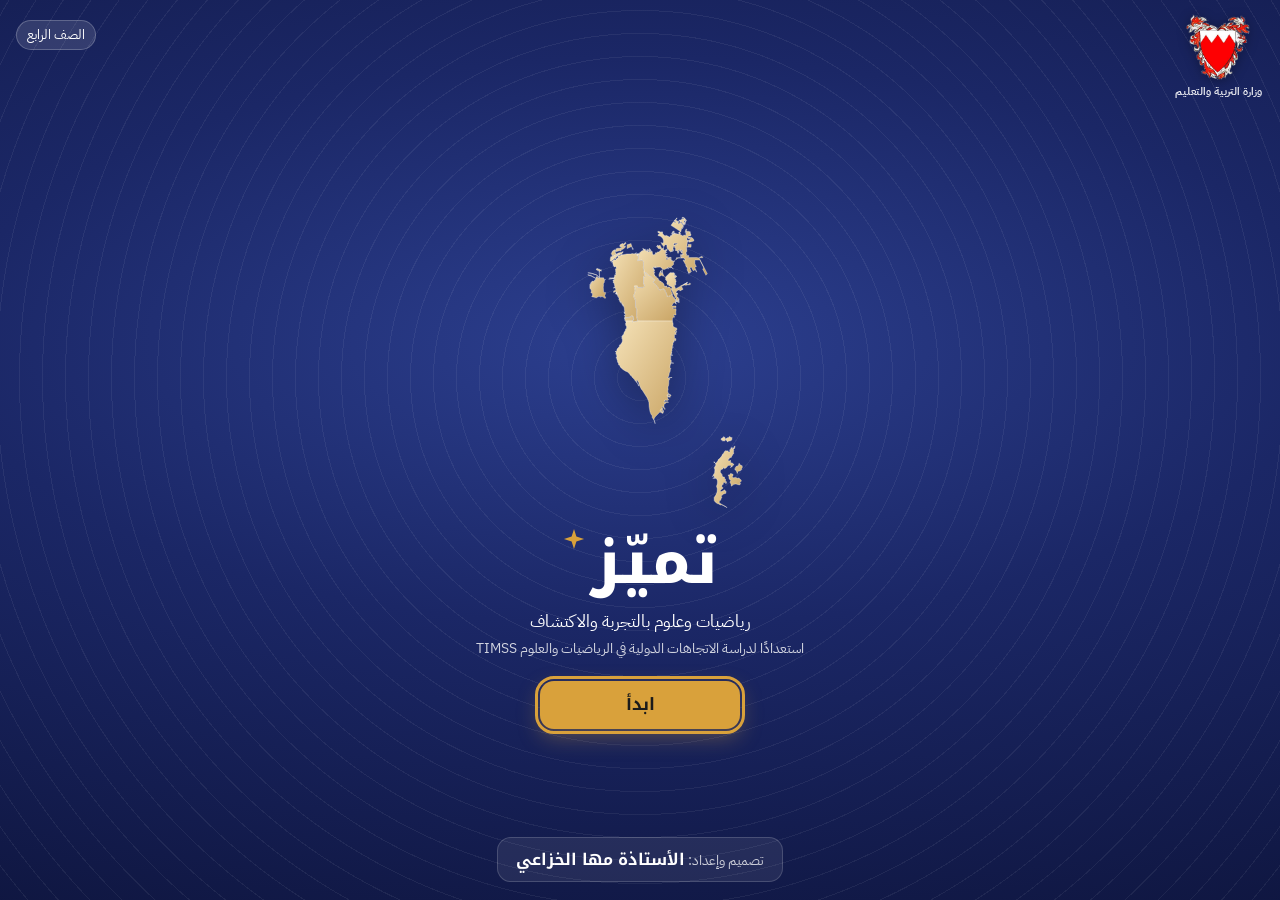
<file: timss/index.html>
<!doctype html>
<html lang="ar" dir="rtl">
<head>
  <meta charset="utf-8">
  <meta name="viewport" content="width=device-width, initial-scale=1, viewport-fit=cover">
  <meta name="theme-color" content="#23306E">
  <meta name="description" content="تميّز: رياضيات وعلوم للصف الرابع، استعدادًا لاختبارات دراسة الاتجاهات الدولية في الرياضيات والعلوم TIMSS">
  <title>تميّز</title>
  <link rel="icon" href="./icon.svg" type="image/svg+xml">
  <link rel="apple-touch-icon" href="./icon-192.png">
  <link rel="preconnect" href="https://fonts.googleapis.com">
  <link rel="preconnect" href="https://fonts.gstatic.com" crossorigin>
  <link href="https://fonts.googleapis.com/css2?family=IBM+Plex+Sans+Arabic:wght@400;500;600;700&family=Noto+Kufi+Arabic:wght@600;700;800&display=swap" rel="stylesheet">

  <!-- ✎ عدّل اسم المصمم والمعدّ هنا: يظهران في صفحة البداية وصفحة «عن التطبيق» -->
  <script>
    window.TAMAYUZ_DESIGNER = "الأستاذة مها الخزاعي";
    window.TAMAYUZ_PREPARER = "الأستاذة مها الخزاعي";
    window.TAMAYUZ_CREDIT = window.TAMAYUZ_DESIGNER;
    // 🔒 كلمة سر قسم الكبار (إعدادات المعلم وولي الأمر، ولوحة المعلم، وبنك الأسئلة). غيّرها قبل النشر، وشاركها المعلم مع الآباء.
    window.TAMAYUZ_PARENT_PASSWORD = "2027";
  </script>
  <!-- ✎ نهاية موضع الأسماء -->

  <!-- ☁ الصف السحابي (اختياري): الصق هنا إعدادات مشروع Firebase الخاص بتميّز (مشروع منفصل عن مختبر العلوم).
       دون هذه الإعدادات يعمل التطبيق كاملًا، ويشارك الطالب تقدمه مع المعلم برمز نصي أو رمز QR.
       الخطوات في README.md: «تفعيل الصف السحابي».
  <script>
    window.TAMAYUZ_FIREBASE = {
      apiKey: "…",
      authDomain: "…",
      projectId: "…",
      appId: "…"
    };
  </script>
  ☁ نهاية إعدادات Firebase -->
  <script type="module" crossorigin src="./assets/index-DuDgj-nB.js"></script>
  <link rel="stylesheet" crossorigin href="./assets/index-B11Dhbrj.css">
<link rel="manifest" href="./manifest.webmanifest"></head>
<body>
  <div id="app"></div>
  <noscript>يحتاج تطبيق تميّز إلى تفعيل JavaScript في المتصفح.</noscript>
</body>
</html>
</file>
<file: timss/assets/index-B11Dhbrj.css>
:root{--brand: #23306E;--brand-2: #151d47;--math: #2F6FB0;--sci: #0F6F78;--gold: #D9A13B;--ok: #1C8A5A;--try: #B45309;--try-bg: #FDF1E4;--try-ink: #8A3F07;--bg: #F4F6F8;--surface: #FFFFFF;--surface-2: #EEF2F5;--ink: #14232E;--muted: #5B6B77;--line: #DCE3E9;--sea: #D7ECF3;--sand: #EAD7B0;--f-display: "Noto Kufi Arabic", "IBM Plex Sans Arabic", Tahoma, sans-serif;--f-body: "IBM Plex Sans Arabic", Tahoma, "Segoe UI", sans-serif;--r: 16px;--tap: 48px;--scale: 1;--ui: 1;--brand-ink: #23306E;--math-ink: #2F6FB0;--sci-ink: #0F6F78;color-scheme:light dark}@media(prefers-color-scheme:dark){:root:not([data-theme=light]){--bg: #0F1720;--surface: #17222D;--surface-2: #1F2D3A;--ink: #E8EEF3;--muted: #9AABB8;--line: #2B3B49;--sea: #12324A;--sand: #6E5B3C;--try-bg: #3A2412;--try-ink: #F2B98A;--brand: #2E3D8A;--brand-ink: #AFC0FF;--math-ink: #8FBDEB;--sci-ink: #62C9D1;color-scheme:dark}}:root[data-theme=dark]{--bg: #0F1720;--surface: #17222D;--surface-2: #1F2D3A;--ink: #E8EEF3;--muted: #9AABB8;--line: #2B3B49;--sea: #12324A;--sand: #6E5B3C;--try-bg: #3A2412;--try-ink: #F2B98A;--brand: #2E3D8A;--brand-ink: #AFC0FF;--math-ink: #8FBDEB;--sci-ink: #62C9D1;color-scheme:dark}:root[data-theme=light]{color-scheme:light}*{box-sizing:border-box}html{font-size:calc(17px * var(--scale) * var(--ui, 1));-webkit-text-size-adjust:100%}body{margin:0;background:var(--bg);color:var(--ink);font-family:var(--f-body);line-height:1.6}#app{min-height:100dvh;display:flex;flex-direction:column}h1,h2,h3{font-family:var(--f-display);line-height:1.35;margin:0}button,input,select{font:inherit;color:inherit}button{cursor:pointer}:focus-visible{outline:3px solid var(--gold);outline-offset:2px}@media(prefers-reduced-motion:reduce){*{animation:none!important;transition:none!important}}.wrap{width:100%;max-width:980px;margin:0 auto;padding:0 16px}.screen{flex:1;display:flex;flex-direction:column;padding-bottom:88px}.topbar{position:sticky;top:0;z-index:5;background:var(--surface);border-bottom:1px solid var(--line)}.topbar .wrap{height:60px;display:flex;align-items:center;gap:10px}.topbar .title{flex:1;min-width:0}.topbar .eyebrow{font-size:.72rem;font-weight:600}.topbar h1{font-size:1rem;white-space:nowrap;overflow:hidden;text-overflow:ellipsis}.brandbar{background:var(--brand);color:#fff}.brandbar .wrap{height:64px;display:flex;align-items:center;justify-content:space-between}.logo{font-family:var(--f-display);font-weight:800;font-size:1.55rem;display:inline-flex;align-items:flex-start;gap:3px}.icon-btn{width:44px;height:44px;border-radius:12px;border:0;background:var(--surface-2);display:inline-flex;align-items:center;justify-content:center;flex-shrink:0;color:var(--brand)}.brandbar .icon-btn{background:#ffffff24;color:#fff}.btn{min-height:var(--tap);padding:0 20px;border-radius:14px;border:0;background:var(--brand);color:#fff;font-family:var(--f-display);font-weight:700;font-size:1rem;display:inline-flex;align-items:center;justify-content:center;gap:8px;text-decoration:none}.btn.math{background:var(--math)}.btn.sci{background:var(--sci)}.btn.ghost{background:var(--surface);color:var(--brand-ink);border:1.5px solid var(--line);font-family:var(--f-body);font-weight:600}.btn.block{width:100%}.btn:disabled{opacity:.45;cursor:not-allowed}.card{background:var(--surface);border:1px solid var(--line);border-radius:18px;padding:14px 16px}.stack{display:flex;flex-direction:column;gap:12px}.row{display:flex;gap:10px;align-items:center;flex-wrap:wrap}.muted{color:var(--muted)}.small{font-size:.85rem}.pill{display:inline-flex;align-items:center;gap:6px;border-radius:999px;padding:4px 12px;background:var(--surface-2);font-size:.85rem;font-weight:600}.dana{display:flex;gap:10px;align-items:flex-start}.bubble{background:var(--surface);border:1px solid var(--line);border-radius:16px 4px 16px 16px;padding:10px 12px;flex:1}.stages{display:flex;gap:6px}.stages span{flex:1;height:6px;border-radius:3px;background:var(--line)}.stages span.on{background:var(--math)}.sci-theme .stages span.on{background:var(--sci)}.stage-names{display:flex;justify-content:space-between;font-size:.72rem;color:var(--muted);margin-top:4px}.stage-names b{color:var(--math-ink)}.sci-theme .stage-names b{color:var(--sci-ink)}.options{display:flex;flex-direction:column;gap:10px}.opt{text-align:right;display:flex;gap:12px;align-items:center;min-height:60px;padding:10px 12px;border-radius:14px;border:1.5px solid var(--line);background:var(--surface)}.opt .k{width:30px;height:30px;flex-shrink:0;border-radius:50%;border:1.5px solid var(--muted);display:inline-flex;align-items:center;justify-content:center;font-weight:700}.opt[aria-checked=true]{border:2.5px solid var(--brand);background:color-mix(in srgb,var(--brand) 9%,var(--surface))}.opt[aria-checked=true] .k{background:var(--brand);color:#fff;border-color:var(--brand)}.opt.right{border-color:var(--ok);background:color-mix(in srgb,var(--ok) 10%,var(--surface))}.opt.wrong{border-color:var(--try);background:var(--try-bg)}.opt:disabled{cursor:default}.feedback{border-radius:16px;padding:12px 14px;display:flex;gap:10px;align-items:flex-start}.feedback.try{background:var(--try-bg);border:1.5px solid var(--try)}.feedback.try h3{color:var(--try-ink);font-size:1rem}.feedback.ok{background:color-mix(in srgb,var(--ok) 12%,var(--surface));border:1.5px solid var(--ok)}.feedback.ok h3{color:var(--ok);font-size:1rem}.ladder{display:grid;grid-template-columns:repeat(5,minmax(0,1fr));gap:4px;text-align:center;font-size:.7rem;color:var(--muted)}.ladder i{display:flex;margin:0 auto 2px;width:26px;height:26px;border-radius:50%;background:var(--surface-2);align-items:center;justify-content:center;font-style:normal;font-weight:700}.ladder .on{color:var(--try-ink);font-weight:700}.ladder .on i{background:var(--try);color:#fff}.numpad{display:grid;grid-template-columns:repeat(3,minmax(0,1fr));gap:8px;max-width:320px}.numpad button{height:52px;border-radius:12px;border:1px solid var(--line);background:var(--surface);font-size:1.3rem;font-weight:700}.answer-box{min-width:120px;height:56px;border:2px solid var(--brand);border-radius:12px;display:inline-flex;align-items:center;justify-content:center;font-size:1.5rem;font-weight:700;padding:0 12px;background:var(--surface)}.lab{background:var(--surface);border:1px solid var(--line);border-radius:20px;overflow:hidden;touch-action:none;user-select:none;-webkit-user-select:none}.lab svg{display:block;width:100%;height:auto;direction:ltr}.seg{display:inline-flex;border:1px solid var(--line);border-radius:12px;overflow:hidden}.seg button{flex:1;white-space:nowrap;min-height:44px;padding:0 12px;border:0;background:var(--surface)}.seg button[aria-pressed=true]{background:var(--brand);color:#fff;font-weight:700}table.data{border-collapse:collapse;width:100%;font-size:.9rem}table.data th,table.data td{border-bottom:1px solid var(--line);padding:6px 4px;text-align:center}table.data th{color:var(--muted);font-weight:600}.frac{display:inline-flex;flex-direction:column;align-items:center;line-height:1.05;vertical-align:middle;font-weight:700;margin:0 2px}.frac i{font-style:normal}.frac b{display:block;width:100%;min-width:.9em;border-top:2px solid currentColor;margin:2px 0}.bottomnav{position:fixed;bottom:0;inset-inline:0;z-index:6;background:var(--surface);border-top:1px solid var(--line);padding-bottom:env(safe-area-inset-bottom)}.bottomnav .wrap{display:grid;grid-template-columns:repeat(4,minmax(0,1fr));height:68px}.bottomnav a{display:flex;flex-direction:column;align-items:center;justify-content:center;gap:2px;font-size:.72rem;color:var(--muted);text-decoration:none}.bottomnav a[aria-current=page]{color:var(--brand);font-weight:700}@media(prefers-color-scheme:dark){.bottomnav a[aria-current=page]{color:#a9b6f0}}.grid2{display:grid;gap:14px;grid-template-columns:1fr}@media(min-width:760px){.grid2{grid-template-columns:minmax(0,1.2fr) minmax(0,1fr);align-items:start}}.toast{position:fixed;bottom:96px;inset-inline:16px;margin:auto;max-width:420px;background:var(--ink);color:var(--bg);border-radius:12px;padding:10px 14px;z-index:20;text-align:center}.sr{position:absolute;width:1px;height:1px;overflow:hidden;clip:rect(0 0 0 0)}.present{--scale: 1.35}:root{--fog: #F3F6F7;--fog-line: #DCE4E9;--fog-edge: #8FA6B4;--sand-done: #E9CF97;--border-done: #6B4F2A;--sea-line: #BFDDE8}@media(prefers-color-scheme:dark){:root:not([data-theme=light]){--fog: #22313D;--fog-line: #2A3A47;--fog-edge: #5C7383;--sand-done: #8C7148;--border-done: #F1DDB2;--sea-line: #1A4560}}:root[data-theme=dark]{--fog: #22313D;--fog-line: #2A3A47;--fog-edge: #5C7383;--sand-done: #8C7148;--border-done: #F1DDB2;--sea-line: #1A4560}.region:focus-visible path:last-of-type{stroke:var(--gold);stroke-width:2.5}.pulse{animation:pulse 1.6s ease-in-out infinite}@keyframes pulse{50%{opacity:.25}}.region-row{border:0;background:none;padding:8px 6px;border-radius:10px;min-height:40px;flex-wrap:nowrap}.region-row[aria-pressed=true]{background:var(--surface-2);font-weight:700}.earth-stage{position:relative;border-radius:20px;overflow:hidden;background:#03060c;aspect-ratio:4 / 3;max-height:62vh;width:100%}.earth-canvas{width:100%;height:100%;display:block;touch-action:none;cursor:grab}.earth-loading{position:absolute;top:0;right:0;bottom:0;left:0;display:flex;align-items:center;justify-content:center;color:#cfe0ff;font-size:.9rem}.earth-sun-tag{position:absolute;top:12px;right:12px;color:#ffd98a;font-size:.8rem;font-weight:600;text-shadow:0 1px 4px #000;direction:rtl}.earth-hud{position:absolute;bottom:10px;right:12px;left:12px;display:flex;justify-content:space-between;gap:8px;color:#fff;font-size:.85rem;text-shadow:0 1px 4px #000;flex-wrap:wrap}.time-range{width:100%;accent-color:var(--sci);height:32px}.sky-wrap{display:grid;grid-template-columns:minmax(0,1fr) 118px;gap:10px;align-items:center}.sky-canvas{width:100%;height:auto;aspect-ratio:360 / 170;border-radius:16px;display:block}.sky-side svg{width:100%;height:auto;display:block}@media(max-width:420px){.sky-wrap{grid-template-columns:minmax(0,1fr) 96px}}.motion-hud{position:absolute;top:8px;right:10px;left:10px;display:flex;gap:10px;justify-content:flex-start;flex-wrap:wrap;font-size:.78rem;pointer-events:none}.motion-hud span{background:color-mix(in srgb,var(--surface) 85%,transparent);border:1px solid var(--line);border-radius:8px;padding:2px 8px;font-variant-numeric:tabular-nums}.pv-readout{text-align:center;display:flex;flex-direction:column;gap:2px}.pv-digits{font-family:var(--f-display);font-size:2.4rem;font-weight:800;letter-spacing:.06em;line-height:1.1;display:flex;justify-content:center;gap:2px;font-variant-numeric:tabular-nums}.pv-over{text-decoration:underline wavy #B45309}.pv-controls{direction:ltr;display:grid;grid-template-columns:repeat(4,minmax(0,1fr));gap:4px}.pv-col{display:flex;flex-direction:column;gap:6px;align-items:stretch}.pv-col .icon-btn{width:38px;height:38px;font-size:1.2rem}.pv-act{min-height:38px;padding:0 6px;font-size:.85rem}.pulse-btn{animation:pulseBtn 1.2s ease-in-out infinite}@keyframes pulseBtn{50%{box-shadow:0 0 0 6px color-mix(in srgb,var(--gold) 45%,transparent)}}.eq-banner{text-align:center;font-family:var(--f-display);font-size:1.6rem;font-weight:800;letter-spacing:.04em;padding:6px;border-radius:14px;background:var(--surface);border:1px solid var(--line)}.weight-btn{min-width:64px;font-weight:800;background:linear-gradient(90deg,#9c7a20,#f2d27a 40%,#d4a93c 65%,#8a6a18);color:#3b2a04;border-color:#7a5a12}.math-run{unicode-bidi:isolate;direction:ltr;white-space:nowrap;font-variant-numeric:tabular-nums}.waves{animation:waves 4s linear infinite}@keyframes waves{to{transform:translate(24px)}}.bob{animation:bob 2.2s ease-in-out infinite;transform-box:fill-box;transform-origin:center}@keyframes bob{50%{transform:translateY(1.5px) rotate(-2deg)}}.eco-chips{display:grid;grid-template-columns:repeat(2,minmax(0,1fr));gap:6px}.eco-chip{display:flex;align-items:center;gap:6px;border:1.5px solid;border-radius:10px;padding:4px 8px;font-size:.8rem;background:var(--surface)}.eco-chip i{width:10px;height:10px;border-radius:3px;flex-shrink:0}.eco-chip b{margin-inline-start:auto;font-variant-numeric:tabular-nums}.dot{display:inline-block;width:10px;height:10px;border-radius:50%;vertical-align:middle;margin-inline-end:4px}.body-hud{position:absolute;top:8px;right:8px;display:flex;flex-direction:column;gap:4px;font-size:.78rem}.body-hud span{background:color-mix(in srgb,var(--surface) 88%,transparent);border:1px solid var(--line);border-radius:8px;padding:2px 8px;font-variant-numeric:tabular-nums}.pulse-tap{min-height:64px;font-size:1.15rem}.tool-row{display:grid;grid-template-columns:repeat(7,1fr);gap:4px}.tool-btn{display:flex;flex-direction:column;align-items:center;gap:2px;min-height:52px;padding:4px 0;border:1.5px solid var(--line);border-radius:12px;background:var(--surface);color:var(--ink);font-size:.74rem}.tool-btn[aria-pressed=true]{border-color:var(--sci);background:color-mix(in srgb,var(--sci) 12%,var(--surface));color:var(--sci);font-weight:700}.mat-grid{display:grid;grid-template-columns:repeat(auto-fill,minmax(150px,1fr));gap:8px}.mat-card{border:1.5px solid var(--line);border-radius:14px;padding:6px;background:var(--surface);display:flex;flex-direction:column;gap:6px}.mat-card.on{border-color:var(--sci)}.mat-pick{display:flex;align-items:center;gap:6px;border:0;background:none;padding:2px;font-weight:600;min-height:40px;color:var(--ink)}.mat-guess{display:flex;gap:4px}.mat-guess button{flex:1;min-height:34px;border:1px solid var(--line);border-radius:10px;background:var(--surface-2);font-size:.8rem;color:var(--ink)}.mat-guess button[aria-pressed=true]{background:var(--brand);color:#fff;border-color:var(--brand)}.mat-res{min-height:34px;display:flex;align-items:center;justify-content:center;border-radius:10px;font-size:.82rem;font-weight:700}.mat-res.yes{background:color-mix(in srgb,var(--ok) 14%,var(--surface));color:var(--ok)}.mat-res.no{background:var(--surface-2);color:var(--muted)}.data-table{width:100%;border-collapse:collapse;font-size:.85rem}.data-table th,.data-table td{padding:6px 4px;text-align:center;border-bottom:1px solid var(--line);white-space:nowrap}.data-table th{color:var(--muted);font-weight:600}.cover{min-height:100dvh;display:flex;flex-direction:column;color:#fff;position:relative;overflow:hidden;background:radial-gradient(120% 70% at 50% 38%,#2c3f8f,#1b2766 45%,#0f1640)}.cover:before{content:"";position:absolute;top:0;right:0;bottom:0;left:0;opacity:.12;pointer-events:none;background:repeating-radial-gradient(circle at 50% 42%,transparent 0 22px,rgba(255,255,255,.5) 22px 23px)}.cover-top{position:relative;display:flex;justify-content:space-between;align-items:flex-start;padding:max(14px,env(safe-area-inset-top)) 16px 0}.moe{display:flex;flex-direction:column;align-items:center;gap:4px;width:92px;text-align:center}.moe img{width:64px;height:auto;filter:drop-shadow(0 2px 6px rgba(0,0,0,.35))}.moe span{font-size:.66rem;line-height:1.35;opacity:.92;font-weight:600}.cover-grade{font-size:.74rem;padding:4px 10px;border-radius:999px;background:#ffffff1f;border:1px solid rgba(255,255,255,.22);margin-top:6px}.cover-main{position:relative;flex:1;display:flex;flex-direction:column;align-items:center;justify-content:center;text-align:center;gap:10px;padding:8px 20px}.cover-map{width:min(48vw,210px);height:auto;filter:drop-shadow(0 10px 24px rgba(0,0,0,.35));animation:coverRise 1.1s cubic-bezier(.2,.8,.2,1) both}.cover-title{font-family:var(--f-display);font-size:clamp(2.6rem,12vw,3.6rem);font-weight:800;line-height:1.15;display:inline-flex;gap:6px;align-items:flex-start;animation:coverRise 1.1s .12s cubic-bezier(.2,.8,.2,1) both}.cover-sub{margin:0;font-size:1.02rem;opacity:.95;animation:coverRise 1.1s .22s cubic-bezier(.2,.8,.2,1) both}.cover-sub small{display:block;font-size:.82rem;opacity:.8;margin-top:2px}.cover .btn{background:var(--gold);color:#1b1b1b;min-width:200px;margin-top:10px;box-shadow:0 8px 22px #d9a13b59;animation:coverRise 1.1s .32s cubic-bezier(.2,.8,.2,1) both}.cover-credits{position:relative;display:grid;grid-template-columns:1fr 1fr;gap:10px;padding:0 16px max(18px,env(safe-area-inset-bottom));max-width:520px;width:100%;margin:0 auto}.cover-credits div{background:#ffffff14;border:1px solid rgba(255,255,255,.16);border-radius:14px;padding:8px 10px;text-align:center}.cover-credits span{display:block;font-size:.7rem;opacity:.75}.cover-credits b{font-family:var(--f-display);font-size:.95rem}@keyframes coverRise{0%{opacity:0;transform:translateY(14px)}to{opacity:1;transform:none}}.home-mobile{padding-bottom:0;height:100dvh;overflow:hidden}.home-main{flex:1;min-height:0;display:flex;flex-direction:column;padding-bottom:calc(68px + env(safe-area-inset-bottom))}.hello-strip{display:flex;align-items:center;gap:10px;padding:8px 14px;background:var(--surface);border-bottom:1px solid var(--line)}.hello-text{flex:1;min-width:0;display:flex;flex-direction:column;line-height:1.35;font-size:.86rem}.hello-text span{color:var(--muted);white-space:nowrap;overflow:hidden;text-overflow:ellipsis}.hello-strip .btn{min-height:40px;padding:0 14px;font-size:.9rem}.home-map{flex:1;min-height:0;position:relative}.map-box.zoomable{position:absolute!important;top:0;right:0;bottom:0;left:0}.region.lifted{filter:drop-shadow(0 4px 5px rgba(0,0,0,.35));animation:regionLift .5s cubic-bezier(.2,.8,.2,1) both;transform-box:fill-box;transform-origin:center}@keyframes regionLift{0%{transform:scale(.94)}60%{transform:scale(1.05) translateY(-1px)}to{transform:scale(1.02) translateY(-1px)}}.region-pop{position:absolute;inset-inline:10px;bottom:10px;max-height:58%;overflow-y:auto;overscroll-behavior:contain;z-index:3;border-radius:20px;box-shadow:0 -6px 30px #00000038;animation:popUp .38s cubic-bezier(.2,.8,.2,1) both}.region-pop>.card{border-radius:20px;padding-top:18px}.region-pop .btn{min-height:44px}.pop-close{position:sticky;top:8px;float:left;margin:8px 8px -44px 0;z-index:2;width:36px;height:36px;border-radius:50%;border:0;background:var(--surface-2);color:var(--ink);font-size:1.4rem;line-height:1}@keyframes popUp{0%{transform:translateY(30px);opacity:0}to{transform:none;opacity:1}}.map-hint{position:absolute;top:10px;inset-inline:0;margin:0 auto;width:max-content;max-width:90%;padding:6px 14px;border-radius:999px;background:color-mix(in srgb,var(--surface) 88%,transparent);font-size:.82rem;color:var(--muted);pointer-events:none}.acts{display:grid;grid-template-columns:1fr;gap:8px}.region-pop .acts{grid-template-columns:1fr 1fr}.region-pop .acts .btn{font-size:.85rem;padding:4px 8px;line-height:1.3;text-align:center}.chip-grid{display:flex;flex-wrap:wrap;gap:6px}.chip-btn{min-height:40px;padding:4px 12px;border-radius:999px;border:1.5px solid var(--line);background:var(--surface);color:var(--ink);font-size:.86rem;display:inline-flex;gap:4px;align-items:center}.chip-btn small{color:var(--muted)}.chip-btn[aria-pressed=true]{border-color:var(--math);background:color-mix(in srgb,var(--math) 12%,var(--surface));color:color-mix(in srgb,var(--math-ink) 82%,var(--ink));font-weight:700}.sr-only{position:absolute;width:1px;height:1px;padding:0;margin:-1px;overflow:hidden;clip:rect(0 0 0 0);white-space:nowrap;border:0}.num-in{width:90px;min-height:44px;border-radius:10px;border:1.5px solid var(--line);padding:0 10px;background:var(--surface);text-align:center;direction:ltr}.recipe ol{margin:6px 0 0;padding-inline-start:22px}.recipe li.ok{color:var(--ok);text-decoration:line-through;text-decoration-color:color-mix(in srgb,var(--ok) 60%,transparent)}.recipe li.ok::marker{content:"✓  "}.lab-loading{position:absolute;top:0;right:0;bottom:0;left:0;display:flex;align-items:center;justify-content:center;color:var(--muted)}.net-grid{display:grid;grid-template-columns:repeat(auto-fill,minmax(100px,1fr));gap:8px}.net-btn{min-height:86px;border:1.5px solid var(--line);border-radius:14px;background:var(--surface);display:flex;align-items:center;justify-content:center;padding:6px}.net-btn.on{border-color:var(--math);box-shadow:0 0 0 3px color-mix(in srgb,var(--math) 25%,transparent)}.dec-read{display:grid;grid-template-columns:repeat(3,1fr);gap:8px}.dec-read div{background:var(--surface);border:1px solid var(--line);border-radius:14px;padding:8px;text-align:center}.dec-read span{display:block;font-size:.74rem;color:var(--muted)}.dec-read b{font-family:var(--f-display);font-size:1.2rem}.cmp-grids{display:grid;grid-template-columns:1fr 1fr;gap:8px;direction:ltr}.cmp-grids>*{direction:rtl}.ok-t{color:var(--ok);font-weight:700}.clue-row{display:flex;flex-wrap:wrap;gap:6px}.clue{border:1.5px dashed var(--math);background:color-mix(in srgb,var(--math) 8%,var(--surface));color:var(--ink);border-radius:12px;padding:6px 12px;min-height:40px;font-size:.88rem}.clue.used{border-style:solid;background:var(--math);color:#fff}.pie-choices{display:grid;grid-template-columns:repeat(3,minmax(0,1fr));gap:8px}.pie-choices>button{min-width:0}.pie-choices svg{max-width:100%;height:auto}.animal-tray{display:grid;grid-template-columns:repeat(auto-fill,minmax(78px,1fr));gap:6px}.animal-card{display:flex;flex-direction:column;align-items:center;gap:2px;padding:6px 2px;border:1.5px solid var(--line);border-radius:14px;background:var(--surface);font-size:.78rem;color:var(--ink)}.animal-card.on{border-color:var(--sci);box-shadow:0 0 0 3px color-mix(in srgb,var(--sci) 22%,transparent)}.animal-card.done{opacity:.35}.facts{margin:4px 0 0;padding-inline-start:18px;font-size:.86rem}.key-path{margin:0;padding-inline-start:20px;font-size:.84rem;color:var(--muted)}.key-path li.now{color:var(--ink)}.bins{display:grid;grid-template-columns:repeat(5,1fr);gap:4px}.bin{border:1.5px dashed var(--line);border-radius:12px;padding:4px;min-height:74px;text-align:center;font-size:.72rem;background:var(--surface)}.bin-items{display:flex;flex-wrap:wrap;justify-content:center}.sim-part{display:flex;justify-content:space-between;gap:8px;padding:10px 12px;border-radius:12px;background:var(--surface-2)}.sim-part span{color:var(--muted);font-size:.86rem}.sim-bar{position:sticky;top:0;z-index:5;background:var(--surface);border-bottom:1px solid var(--line);padding:8px 0}.sim-clock{font-family:var(--f-display);font-size:1.4rem;font-weight:800;padding:2px 12px;border-radius:10px;background:var(--surface-2)}.sim-clock.low{background:var(--try-bg);color:var(--try-ink)}.sim-grid{display:grid;grid-template-columns:repeat(6,1fr);gap:6px}.sim-grid button{min-height:44px;border-radius:10px;border:1.5px solid var(--line);background:var(--surface);color:var(--ink);font-weight:700}.sim-grid button.ans{background:color-mix(in srgb,var(--brand) 14%,var(--surface));border-color:var(--brand)}.sim-grid button[aria-current=true]{outline:3px solid var(--gold)}.dot{display:inline-block;width:12px;height:12px;border-radius:3px;border:1.5px solid var(--line);vertical-align:middle}.dot.ans{background:color-mix(in srgb,var(--brand) 14%,var(--surface));border-color:var(--brand)}.sim-score{display:grid;grid-template-columns:1fr 1fr;gap:10px}.sim-score .card{display:flex;flex-direction:column;align-items:center;gap:2px}.sim-score b{font-family:var(--f-display);font-size:2rem}.sim-score .math b{color:var(--math)}.sim-score .science b{color:var(--sci)}.psi-steps{display:flex;gap:6px;justify-content:center}.psi-steps span{width:30px;height:30px;border-radius:50%;display:inline-flex;align-items:center;justify-content:center;background:var(--surface-2);font-size:.85rem;font-weight:700;color:var(--muted)}.psi-steps span.done{background:var(--ok);color:#fff}.psi-steps span.now{background:var(--brand);color:#fff}.code-box{width:100%;border:1.5px solid var(--line);border-radius:12px;padding:8px;font-family:ui-monospace,monospace;font-size:.72rem;direction:ltr;background:var(--surface-2);color:var(--ink);resize:vertical}.heat td,.heat th{font-size:.8rem}.heat tbody td{color:#1d2a3c;font-weight:600}.heat tr[aria-selected=true] th{color:var(--brand);text-decoration:underline}.stages span.seen{background:color-mix(in srgb,var(--math) 35%,var(--line))}.sci-theme .stages span.seen{background:color-mix(in srgb,var(--sci) 35%,var(--line))}.stage-link{border:0;background:none;padding:2px 0;font:inherit;font-size:inherit;color:var(--math-ink);text-decoration:underline;text-underline-offset:3px;cursor:pointer;min-height:28px}.sci-theme .stage-link{color:var(--sci-ink)}.lesson-nav{display:grid;grid-template-columns:repeat(3,1fr);gap:6px}.lesson-nav .btn{min-height:44px;padding:0 6px;font-size:.82rem}.lab{width:calc(100% * var(--ui, 1));margin-inline:auto}.cover-credits div.one{grid-column:1 / -1;justify-self:center;padding:8px 18px}.cover-credits div.one span{display:inline;font-size:.85rem}
</file>
